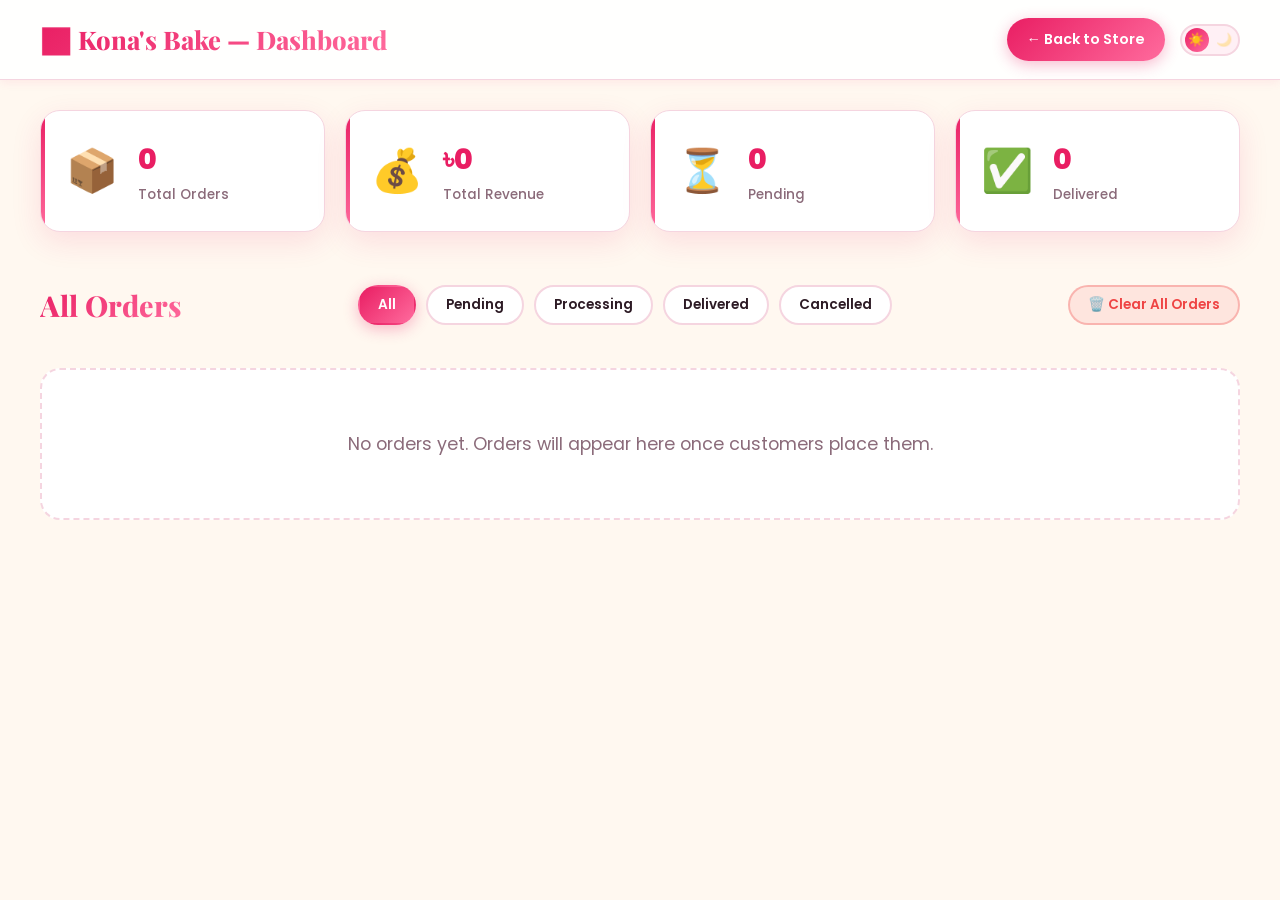
<file: dashboard.html>
<!DOCTYPE html>
<html lang="en">
<head>
  <meta charset="UTF-8" />
  <meta name="viewport" content="width=device-width, initial-scale=1.0" />
  <title>Dashboard | Kona's Bake Admin</title>
  <link rel="stylesheet" href="dashboard.css" />
  <link href="https://fonts.googleapis.com/css2?family=Poppins:wght@300;400;500;600;700;800&family=Playfair+Display:wght@700;800&display=swap" rel="stylesheet" />
</head>
<body>

  <!-- HEADER -->
  <header class="dash-header">
    <div class="dash-logo">📊 Kona's Bake — Dashboard</div>
    <div class="dash-actions">
      <a href="index.html" class="dash-btn">← Back to Store</a>
      <button id="dashThemeToggle" class="theme-toggle" title="Toggle Dark/Light Mode">
        <span class="icon-sun">☀️</span>
        <span class="icon-moon">🌙</span>
      </button>
    </div>
  </header>

  <!-- STATS -->
  <section class="stats-section">
    <div class="stat-card">
      <span class="stat-icon">📦</span>
      <div class="stat-info">
        <h3 id="statTotalOrders">0</h3>
        <p>Total Orders</p>
      </div>
    </div>
    <div class="stat-card">
      <span class="stat-icon">💰</span>
      <div class="stat-info">
        <h3 id="statTotalRevenue">৳0</h3>
        <p>Total Revenue</p>
      </div>
    </div>
    <div class="stat-card">
      <span class="stat-icon">⏳</span>
      <div class="stat-info">
        <h3 id="statPending">0</h3>
        <p>Pending</p>
      </div>
    </div>
    <div class="stat-card">
      <span class="stat-icon">✅</span>
      <div class="stat-info">
        <h3 id="statDelivered">0</h3>
        <p>Delivered</p>
      </div>
    </div>
  </section>

  <!-- FILTERS -->
  <section class="filter-section">
    <h2>All Orders</h2>
    <div class="filters">
      <button class="filter-btn active" data-filter="all">All</button>
      <button class="filter-btn" data-filter="Pending">Pending</button>
      <button class="filter-btn" data-filter="Processing">Processing</button>
      <button class="filter-btn" data-filter="Delivered">Delivered</button>
      <button class="filter-btn" data-filter="Cancelled">Cancelled</button>
    </div>
    <button id="clearAllOrders" class="clear-btn">🗑️ Clear All Orders</button>
  </section>

  <!-- ORDERS LIST -->
  <section class="orders-section">
    <div class="orders-grid" id="ordersGrid">
      <p class="no-orders">No orders yet. Orders will appear here once customers place them.</p>
    </div>
  </section>

  <!-- ORDER DETAILS MODAL -->
  <div class="dash-modal" id="orderModal">
    <div class="dash-modal-content">
      <button class="dash-close" id="closeOrderModal">✖</button>
      <h2>Order Details</h2>
      <div id="orderDetailContent"></div>
    </div>
  </div>

  <script src="dashboard.js"></script>
</body>
</html>
</file>
<file: dashboard.css>
/* ================= GOOGLE FONTS ================= */
@import url('https://fonts.googleapis.com/css2?family=Poppins:wght@300;400;500;600;700;800&family=Playfair+Display:wght@700;800&display=swap');

/* ================= THEME VARIABLES ================= */
:root {
  --bg: #fff8f0;
  --bg-alt: #fff0f5;
  --card-bg: #ffffff;
  --text: #2d1b25;
  --text-muted: #8b6b7a;
  --primary: #e91e63;
  --primary-light: #ff6b9d;
  --primary-dark: #b8004a;
  --secondary: #ffb347;
  --border: #f5d5e0;
  --header-bg: rgba(255, 255, 255, 0.9);
  --shadow-sm: 0 2px 10px rgba(233, 30, 99, 0.08);
  --shadow: 0 10px 30px rgba(233, 30, 99, 0.12);
  --shadow-lg: 0 20px 50px rgba(233, 30, 99, 0.2);
  --gradient-primary: linear-gradient(135deg, #e91e63 0%, #ff6b9d 100%);
  --gradient-secondary: linear-gradient(135deg, #ffb347 0%, #ff8c42 100%);
  --radius: 20px;
  --radius-sm: 12px;
  --success: #22c55e;
  --warning: #f59e0b;
  --danger: #ef4444;
  --info: #3b82f6;
}

body.dark {
  --bg: #0f0a12;
  --bg-alt: #1a121c;
  --card-bg: #1f1522;
  --text: #f5e8ee;
  --text-muted: #b8a0ad;
  --primary: #ff5c9b;
  --primary-light: #ff85b8;
  --primary-dark: #d6336c;
  --secondary: #ffc46b;
  --border: #3a2538;
  --header-bg: rgba(15, 10, 18, 0.9);
  --shadow-sm: 0 2px 10px rgba(255, 92, 155, 0.1);
  --shadow: 0 10px 30px rgba(0, 0, 0, 0.5);
  --shadow-lg: 0 20px 50px rgba(255, 92, 155, 0.2);
  --gradient-primary: linear-gradient(135deg, #ff5c9b 0%, #ff85b8 100%);
  --gradient-secondary: linear-gradient(135deg, #ffc46b 0%, #ff9842 100%);
}

/* ================= RESET ================= */
* {
  margin: 0;
  padding: 0;
  box-sizing: border-box;
  font-family: 'Poppins', sans-serif;
}

body {
  background: var(--bg);
  color: var(--text);
  min-height: 100vh;
  transition: background 0.4s ease, color 0.4s ease;
  line-height: 1.6;
}

::-webkit-scrollbar { width: 10px; }
::-webkit-scrollbar-track { background: var(--bg-alt); }
::-webkit-scrollbar-thumb {
  background: var(--gradient-primary);
  border-radius: 10px;
}

/* ================= HEADER ================= */
.dash-header {
  display: flex;
  justify-content: space-between;
  align-items: center;
  padding: 18px 40px;
  background: var(--header-bg);
  backdrop-filter: blur(20px);
  border-bottom: 1px solid var(--border);
  box-shadow: var(--shadow-sm);
  position: sticky;
  top: 0;
  z-index: 100;
  gap: 20px;
}

.dash-logo {
  font-family: 'Playfair Display', serif;
  font-size: 1.6rem;
  font-weight: 800;
  background: var(--gradient-primary);
  -webkit-background-clip: text;
  -webkit-text-fill-color: transparent;
  background-clip: text;
  white-space: nowrap;
}

.dash-actions {
  display: flex;
  align-items: center;
  gap: 15px;
}

.dash-btn {
  padding: 10px 20px;
  background: var(--gradient-primary);
  color: #fff;
  border: none;
  border-radius: 50px;
  text-decoration: none;
  font-size: 0.9rem;
  font-weight: 600;
  transition: all 0.3s;
  box-shadow: 0 4px 15px rgba(233, 30, 99, 0.3);
  white-space: nowrap;
}

.dash-btn:hover {
  transform: translateY(-2px);
  box-shadow: 0 8px 25px rgba(233, 30, 99, 0.5);
}

/* Theme toggle */
.theme-toggle {
  position: relative;
  width: 60px;
  height: 32px;
  background: var(--bg-alt);
  border: 2px solid var(--border);
  border-radius: 30px;
  cursor: pointer;
  padding: 0 6px;
  display: flex;
  align-items: center;
  justify-content: space-between;
  font-size: 13px;
  transition: all 0.4s ease;
  overflow: hidden;
}

.theme-toggle::before {
  content: "";
  position: absolute;
  top: 50%;
  left: 3px;
  transform: translateY(-50%);
  width: 24px;
  height: 24px;
  background: var(--gradient-primary);
  border-radius: 50%;
  transition: left 0.4s cubic-bezier(0.68, -0.55, 0.27, 1.55);
  z-index: 1;
}

body.dark .theme-toggle::before { left: calc(100% - 27px); }

.theme-toggle span {
  position: relative;
  z-index: 2;
  pointer-events: none;
}

body.dark .theme-toggle .icon-sun { opacity: 0.35; }
body:not(.dark) .theme-toggle .icon-moon { opacity: 0.35; }

/* ================= STATS ================= */
.stats-section {
  display: grid;
  grid-template-columns: repeat(auto-fit, minmax(200px, 1fr));
  gap: 20px;
  padding: 30px 40px;
  max-width: 1400px;
  margin: 0 auto;
}

.stat-card {
  background: var(--card-bg);
  padding: 25px;
  border-radius: var(--radius);
  box-shadow: var(--shadow);
  border: 1px solid var(--border);
  display: flex;
  align-items: center;
  gap: 20px;
  transition: all 0.3s;
  position: relative;
  overflow: hidden;
}

.stat-card::before {
  content: "";
  position: absolute;
  top: 0;
  left: 0;
  width: 4px;
  height: 100%;
  background: var(--gradient-primary);
}

.stat-card:hover {
  transform: translateY(-5px);
  box-shadow: var(--shadow-lg);
}

.stat-icon {
  font-size: 42px;
  flex-shrink: 0;
}

.stat-info h3 {
  font-size: 1.8rem;
  font-weight: 800;
  color: var(--primary);
  margin-bottom: 2px;
}

.stat-info p {
  color: var(--text-muted);
  font-size: 0.85rem;
  font-weight: 500;
}

/* ================= FILTERS ================= */
.filter-section {
  padding: 20px 40px;
  max-width: 1400px;
  margin: 0 auto;
  display: flex;
  align-items: center;
  justify-content: space-between;
  flex-wrap: wrap;
  gap: 15px;
}

.filter-section h2 {
  font-family: 'Playfair Display', serif;
  font-size: 1.8rem;
  font-weight: 800;
  background: var(--gradient-primary);
  -webkit-background-clip: text;
  -webkit-text-fill-color: transparent;
  background-clip: text;
}

.filters {
  display: flex;
  gap: 10px;
  flex-wrap: wrap;
}

.filter-btn {
  padding: 8px 18px;
  background: var(--card-bg);
  border: 2px solid var(--border);
  color: var(--text);
  border-radius: 50px;
  cursor: pointer;
  font-size: 0.85rem;
  font-weight: 600;
  transition: all 0.3s;
}

.filter-btn:hover {
  border-color: var(--primary);
  color: var(--primary);
}

.filter-btn.active {
  background: var(--gradient-primary);
  color: #fff;
  border-color: transparent;
  box-shadow: 0 4px 15px rgba(233, 30, 99, 0.3);
}

.clear-btn {
  padding: 8px 18px;
  background: rgba(239, 68, 68, 0.1);
  border: 2px solid rgba(239, 68, 68, 0.3);
  color: var(--danger);
  border-radius: 50px;
  cursor: pointer;
  font-size: 0.85rem;
  font-weight: 600;
  transition: all 0.3s;
}

.clear-btn:hover {
  background: var(--danger);
  color: #fff;
}

/* ================= ORDERS ================= */
.orders-section {
  padding: 20px 40px 60px;
  max-width: 1400px;
  margin: 0 auto;
}

.orders-grid {
  display: grid;
  grid-template-columns: repeat(auto-fill, minmax(340px, 1fr));
  gap: 25px;
}

.no-orders {
  grid-column: 1 / -1;
  text-align: center;
  color: var(--text-muted);
  padding: 60px 20px;
  font-size: 1.1rem;
  background: var(--card-bg);
  border-radius: var(--radius);
  border: 2px dashed var(--border);
}

.order-card {
  background: var(--card-bg);
  border-radius: var(--radius);
  border: 1px solid var(--border);
  box-shadow: var(--shadow);
  overflow: hidden;
  transition: all 0.3s;
  display: flex;
  flex-direction: column;
}

.order-card:hover {
  transform: translateY(-5px);
  box-shadow: var(--shadow-lg);
}

.order-header {
  padding: 18px 20px;
  background: var(--bg-alt);
  border-bottom: 1px solid var(--border);
  display: flex;
  justify-content: space-between;
  align-items: center;
  gap: 10px;
}

.order-id {
  font-weight: 800;
  color: var(--primary);
  font-size: 1.05rem;
}

.order-status {
  padding: 4px 12px;
  border-radius: 20px;
  font-size: 0.75rem;
  font-weight: 700;
  text-transform: uppercase;
  letter-spacing: 0.5px;
}

.status-Pending { background: rgba(245, 158, 11, 0.15); color: var(--warning); }
.status-Processing { background: rgba(59, 130, 246, 0.15); color: var(--info); }
.status-Delivered { background: rgba(34, 197, 94, 0.15); color: var(--success); }
.status-Cancelled { background: rgba(239, 68, 68, 0.15); color: var(--danger); }

.order-body {
  padding: 20px;
  flex: 1;
  display: flex;
  flex-direction: column;
  gap: 12px;
}

.order-row {
  display: flex;
  justify-content: space-between;
  align-items: flex-start;
  gap: 10px;
  font-size: 0.9rem;
}

.order-row strong {
  color: var(--text);
  font-weight: 600;
}

.order-row span {
  color: var(--text-muted);
  text-align: right;
  flex: 1;
  word-break: break-word;
}

.order-items-preview {
  background: var(--bg-alt);
  padding: 10px 14px;
  border-radius: var(--radius-sm);
  font-size: 0.85rem;
  color: var(--text-muted);
  margin-top: 5px;
}

.order-footer {
  padding: 15px 20px;
  border-top: 1px solid var(--border);
  display: flex;
  gap: 10px;
  flex-wrap: wrap;
}

.order-total {
  font-size: 1.2rem;
  font-weight: 800;
  color: var(--primary);
  margin-left: auto;
}

.status-select {
  padding: 8px 12px;
  border: 2px solid var(--border);
  border-radius: var(--radius-sm);
  background: var(--bg-alt);
  color: var(--text);
  font-size: 0.85rem;
  font-weight: 600;
  cursor: pointer;
  transition: all 0.3s;
  flex: 1;
  min-width: 120px;
}

.status-select:focus {
  outline: none;
  border-color: var(--primary);
}

.view-btn {
  padding: 8px 16px;
  background: var(--gradient-primary);
  color: #fff;
  border: none;
  border-radius: var(--radius-sm);
  cursor: pointer;
  font-size: 0.85rem;
  font-weight: 600;
  transition: all 0.3s;
}

.view-btn:hover {
  transform: translateY(-2px);
  box-shadow: 0 4px 15px rgba(233, 30, 99, 0.4);
}

/* ================= MODAL ================= */
.dash-modal {
  position: fixed;
  inset: 0;
  background: rgba(0, 0, 0, 0.7);
  backdrop-filter: blur(8px);
  display: none;
  justify-content: center;
  align-items: center;
  z-index: 500;
  padding: 20px;
}

.dash-modal.active { display: flex; }

.dash-modal-content {
  background: var(--card-bg);
  padding: 35px;
  border-radius: var(--radius);
  width: 100%;
  max-width: 550px;
  max-height: 90vh;
  overflow-y: auto;
  position: relative;
  box-shadow: var(--shadow-lg);
  border: 1px solid var(--border);
  animation: zoomIn 0.3s ease;
}

@keyframes zoomIn {
  from { opacity: 0; transform: scale(0.9); }
  to { opacity: 1; transform: scale(1); }
}

.dash-modal-content h2 {
  font-family: 'Playfair Display', serif;
  font-size: 1.7rem;
  font-weight: 800;
  background: var(--gradient-primary);
  -webkit-background-clip: text;
  -webkit-text-fill-color: transparent;
  background-clip: text;
  margin-bottom: 20px;
  text-align: center;
}

.dash-close {
  position: absolute;
  top: 15px;
  right: 15px;
  background: var(--bg-alt);
  border: none;
  width: 36px;
  height: 36px;
  border-radius: 50%;
  font-size: 16px;
  cursor: pointer;
  color: var(--text-muted);
  transition: all 0.3s;
  display: flex;
  align-items: center;
  justify-content: center;
}

.dash-close:hover {
  background: var(--primary);
  color: #fff;
  transform: rotate(90deg);
}

.detail-section {
  margin-bottom: 20px;
  padding-bottom: 20px;
  border-bottom: 1px solid var(--border);
}

.detail-section:last-child { border-bottom: none; }

.detail-section h3 {
  font-size: 1rem;
  color: var(--primary);
  margin-bottom: 10px;
  font-weight: 700;
  text-transform: uppercase;
  letter-spacing: 0.5px;
}

.detail-row {
  display: flex;
  justify-content: space-between;
  padding: 6px 0;
  font-size: 0.9rem;
  gap: 15px;
}

.detail-row strong { color: var(--text); font-weight: 600; }
.detail-row span { color: var(--text-muted); text-align: right; flex: 1; word-break: break-word; }

.detail-items-list {
  display: flex;
  flex-direction: column;
  gap: 8px;
}

.detail-item {
  display: flex;
  align-items: center;
  gap: 12px;
  padding: 10px;
  background: var(--bg-alt);
  border-radius: var(--radius-sm);
}

.detail-item img {
  width: 45px;
  height: 45px;
  border-radius: 8px;
  object-fit: cover;
}

.detail-item-info { flex: 1; }
.detail-item-info h4 { font-size: 0.9rem; color: var(--text); }
.detail-item-info p { font-size: 0.8rem; color: var(--text-muted); }
.detail-item-price { font-weight: 700; color: var(--primary); }

/* ================= RESPONSIVE ================= */
@media (max-width: 768px) {
  .dash-header { padding: 12px 20px; }
  .dash-logo { font-size: 1.1rem; }
  .dash-btn { padding: 8px 14px; font-size: 0.8rem; }

  .stats-section { padding: 20px; gap: 15px; grid-template-columns: repeat(2, 1fr); }
  .stat-card { padding: 18px; gap: 12px; }
  .stat-icon { font-size: 32px; }
  .stat-info h3 { font-size: 1.4rem; }
  .stat-info p { font-size: 0.75rem; }

  .filter-section { padding: 15px 20px; flex-direction: column; align-items: stretch; }
  .filter-section h2 { font-size: 1.4rem; text-align: center; }
  .filters { justify-content: center; }

  .orders-section { padding: 15px 20px 40px; }
  .orders-grid { grid-template-columns: 1fr; gap: 18px; }

  .dash-modal-content { padding: 25px 20px; }
  .dash-modal-content h2 { font-size: 1.3rem; }
}

@media (max-width: 480px) {
  .dash-logo { font-size: 0.95rem; }
  .stats-section { grid-template-columns: 1fr; }
  .theme-toggle { width: 52px; height: 28px; }
  .theme-toggle::before { width: 20px; height: 20px; }
  body.dark .theme-toggle::before { left: calc(100% - 24px); }
}
</file>
